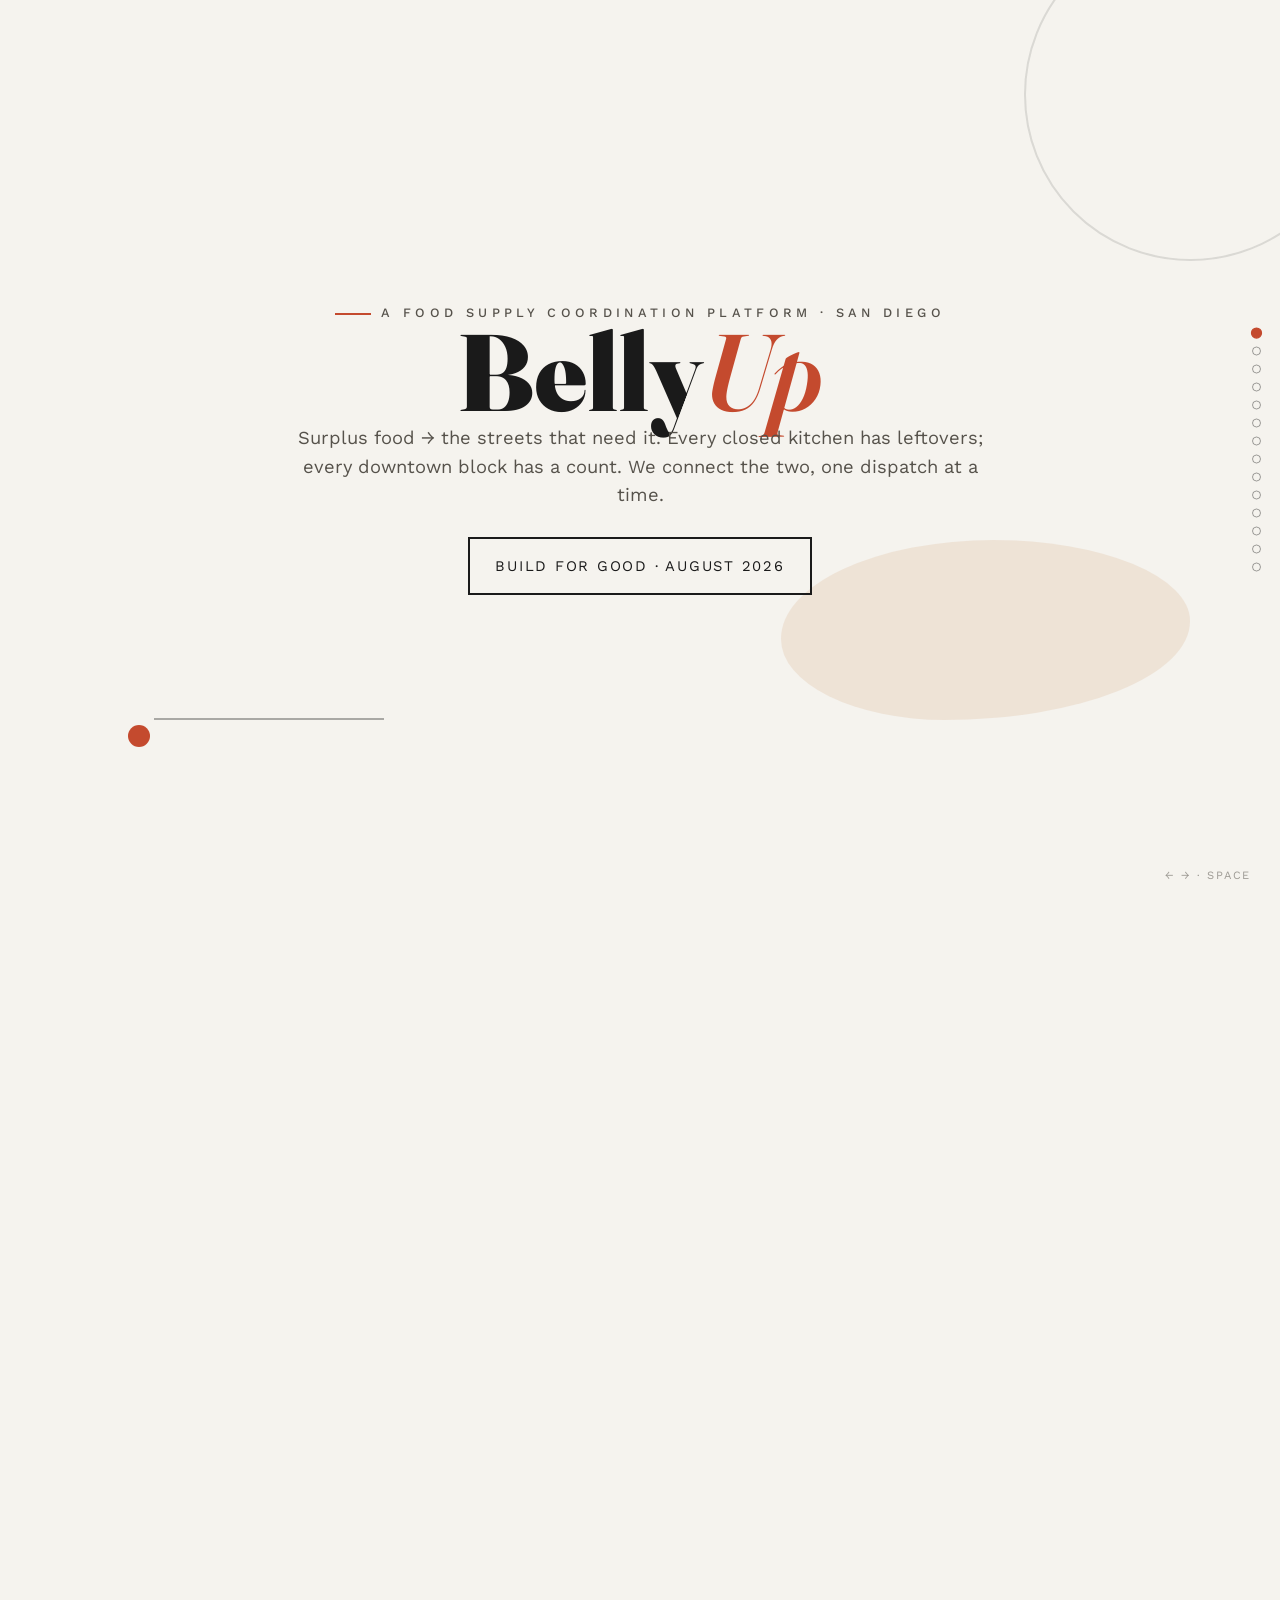
<file: bellyup-pitch.html>
<!DOCTYPE html>
<html lang="en">
<head>
<meta charset="UTF-8">
<meta name="viewport" content="width=device-width, initial-scale=1.0">
<title>BellyUp — Pitch Deck</title>
<link rel="icon" href="data:image/svg+xml,<svg xmlns=%22http://www.w3.org/2000/svg%22 viewBox=%220 0 100 100%22><text y=%22.9em%22 font-size=%2290%22>🍲</text></svg>">

<!-- Fonts: Fraunces (editorial serif display) + Work Sans (body) -->
<link href="https://fonts.googleapis.com/css2?family=Fraunces:ital,wght@0,600;0,700;0,900;1,600&family=Work+Sans:wght@400;500;600&display=swap" rel="stylesheet">

<style>
/* ===========================================
   THEME — Vintage Editorial
   Change these variables to restyle the deck
   =========================================== */
:root {
    --cream: #f5f3ee;          /* page background */
    --ink: #1a1a1a;            /* primary text */
    --sub: #56524b;            /* secondary text */
    --warm: #e8d4c0;           /* soft warm shape fill */
    --tomato: #c44a2e;         /* accent — headlines, stats, progress */
    --sage: #7c8a6e;           /* secondary accent for variety */

    --font-display: 'Fraunces', serif;
    --font-body: 'Work Sans', sans-serif;

    --ease-out-expo: cubic-bezier(0.16, 1, 0.3, 1);
    --duration-normal: 0.7s;
}

* { margin: 0; padding: 0; box-sizing: border-box; }

body {
    background: var(--cream);
    color: var(--ink);
    font-family: var(--font-body);
}

/* ===========================================
   VIEWPORT FITTING: MANDATORY BASE STYLES
   =========================================== */
html, body { height: 100%; overflow-x: hidden; }
html { scroll-snap-type: y mandatory; scroll-behavior: smooth; }

.slide {
    width: 100vw;
    height: 100vh;
    height: 100dvh;
    overflow: hidden; /* CRITICAL: prevent any overflow */
    scroll-snap-align: start;
    display: flex;
    flex-direction: column;
    position: relative;
}

.slide-content {
    flex: 1;
    display: flex;
    flex-direction: column;
    justify-content: center;
    max-height: 100%;
    overflow: hidden;
    padding: var(--slide-padding);
}

:root {
    --title-size: clamp(1.5rem, 5vw, 4rem);
    --h2-size: clamp(1.25rem, 3.5vw, 2.5rem);
    --h3-size: clamp(1rem, 2.5vw, 1.75rem);
    --body-size: clamp(0.75rem, 1.5vw, 1.125rem);
    --small-size: clamp(0.65rem, 1vw, 0.875rem);
    --slide-padding: clamp(1rem, 4vw, 4rem);
    --content-gap: clamp(0.5rem, 2vw, 2rem);
    --element-gap: clamp(0.25rem, 1vw, 1rem);
}

.card, .container, .content-box { max-width: min(90vw, 1000px); max-height: min(80vh, 700px); }
.feature-list, .bullet-list { gap: clamp(0.4rem, 1vh, 1rem); }
.feature-list li, .bullet-list li { font-size: var(--body-size); line-height: 1.4; }
.grid { display: grid; grid-template-columns: repeat(auto-fit, minmax(min(100%, 250px), 1fr)); gap: clamp(0.5rem, 1.5vw, 1rem); }
img, .image-container { max-width: 100%; max-height: min(50vh, 400px); object-fit: contain; }

@media (max-height: 700px) {
    :root {
        --slide-padding: clamp(0.75rem, 3vw, 2rem);
        --content-gap: clamp(0.4rem, 1.5vw, 1rem);
        --title-size: clamp(1.25rem, 4.5vw, 2.5rem);
        --h2-size: clamp(1rem, 3vw, 1.75rem);
    }
}
@media (max-height: 600px) {
    :root {
        --slide-padding: clamp(0.5rem, 2.5vw, 1.5rem);
        --content-gap: clamp(0.3rem, 1vw, 0.75rem);
        --title-size: clamp(1.1rem, 4vw, 2rem);
        --body-size: clamp(0.7rem, 1.2vw, 0.95rem);
    }
    .nav-dots, .keyboard-hint, .decorative { display: none; }
}
@media (max-height: 500px) {
    :root {
        --slide-padding: clamp(0.4rem, 2vw, 1rem);
        --title-size: clamp(1rem, 3.5vw, 1.5rem);
        --h2-size: clamp(0.9rem, 2.5vw, 1.25rem);
        --body-size: clamp(0.65rem, 1vw, 0.85rem);
    }
}
@media (max-width: 600px) {
    :root { --title-size: clamp(1.25rem, 7vw, 2.5rem); }
    .grid { grid-template-columns: 1fr; }
}
@media (prefers-reduced-motion: reduce) {
    *, *::before, *::after { animation-duration: 0.01ms !important; transition-duration: 0.2s !important; }
    html { scroll-behavior: auto; }
}
/* ============ end viewport base ============ */

/* ===========================================
   ANIMATIONS — reveal on slide entry
   =========================================== */
.reveal {
    opacity: 0;
    transform: translateY(28px);
    transition: opacity var(--duration-normal) var(--ease-out-expo),
                transform var(--duration-normal) var(--ease-out-expo);
}
.slide.visible .reveal { opacity: 1; transform: translateY(0); }
.slide.visible .reveal:nth-child(1) { transition-delay: 0.05s; }
.slide.visible .reveal:nth-child(2) { transition-delay: 0.15s; }
.slide.visible .reveal:nth-child(3) { transition-delay: 0.25s; }
.slide.visible .reveal:nth-child(4) { transition-delay: 0.35s; }
.slide.visible .reveal:nth-child(5) { transition-delay: 0.45s; }
.slide.visible .reveal:nth-child(6) { transition-delay: 0.55s; }

/* ===========================================
   EDITORIAL TYPOGRAPHY
   =========================================== */
.kicker {
    font-size: clamp(0.62rem, 1.3vw, 0.8rem);
    letter-spacing: 0.34em;
    text-transform: uppercase;
    color: var(--sub);
    font-weight: 500;
}
.kicker::before {
    content: "";
    display: inline-block;
    width: clamp(20px, 3vw, 36px);
    height: 2px;
    background: var(--tomato);
    vertical-align: middle;
    margin-right: 0.8em;
}
h1 {
    font-family: var(--font-display);
    font-weight: 900;
    font-size: clamp(2.8rem, 9.5vw, 6.8rem);
    line-height: 0.96;
}
h2 {
    font-family: var(--font-display);
    font-weight: 700;
    font-size: clamp(1.5rem, min(4.4vw, 6.6vh), 3.2rem);
    line-height: 1.04;
    margin: clamp(0.4rem, 1.4vh, 0.9rem) 0;
    max-width: 15em;
}
h1 em, h2 em { font-style: italic; font-weight: 600; color: var(--tomato); }
p.lede {
    font-size: clamp(0.85rem, min(1.85vw, 2.7vh), 1.15rem);
    color: var(--sub);
    line-height: 1.55;
    max-width: 38em;
}
.slide-num {
    position: absolute;
    top: clamp(1rem, 3vh, 2.2rem);
    right: clamp(1.2rem, 3.5vw, 2.6rem);
    font-family: var(--font-display);
    font-style: italic;
    font-size: clamp(0.8rem, 1.6vw, 1rem);
    color: var(--sub);
    opacity: 0.75;
}
.footer-mark {
    position: absolute;
    bottom: clamp(0.9rem, 2.6vh, 1.8rem);
    left: clamp(1.2rem, 3.5vw, 2.6rem);
    font-size: clamp(0.58rem, 1.1vw, 0.72rem);
    letter-spacing: 0.22em;
    text-transform: uppercase;
    color: var(--sub);
    opacity: 0.65;
}

/* ===========================================
   GEOMETRIC SHAPE MOTIF (abstract CSS only)
   =========================================== */
.shape { position: absolute; pointer-events: none; }
.ring {
    border: 2px solid var(--ink);
    border-radius: 50%;
    opacity: 0.12;
    animation: drift 10s ease-in-out infinite alternate;
}
.blob {
    background: var(--warm);
    border-radius: 52% 48% 60% 40% / 55% 45% 55% 45%;
    opacity: 0.5;
    animation: drift 12s ease-in-out infinite alternate-reverse;
}
.dot-accent { background: var(--tomato); border-radius: 50%; }
@keyframes drift { to { transform: translateY(-16px) rotate(3deg); } }

/* ===========================================
   COMPONENTS
   =========================================== */
/* Big hero statistic */
.hero-stat {
    font-family: var(--font-display);
    font-weight: 900;
    font-size: clamp(3.2rem, min(15vw, 21vh), 10.5rem);
    line-height: 0.9;
    color: var(--tomato);
}
/* Bordered editorial box */
.ed-box {
    border: 2px solid var(--ink);
    padding: clamp(0.7rem, 2vh, 1.3rem) clamp(0.9rem, 2.4vw, 1.6rem);
    max-width: min(88vw, 46em);
}
/* Stat card row */
.stat-row {
    display: grid;
    grid-template-columns: repeat(auto-fit, minmax(min(100%, 150px), 1fr));
    gap: clamp(0.6rem, 1.6vw, 1.2rem);
    max-width: min(90vw, 900px);
}
.stat-card {
    border-top: 3px solid var(--tomato);
    padding-top: clamp(0.4rem, 1.2vh, 0.8rem);
}
.stat-card .v {
    font-family: var(--font-display);
    font-weight: 900;
    font-size: clamp(1.5rem, min(4.2vw, 5.6vh), 3rem);
    line-height: 1;
}
.stat-card .k {
    font-size: clamp(0.6rem, min(1.2vw, 1.75vh), 0.8rem);
    color: var(--sub);
    margin-top: 0.4em;
    line-height: 1.4;
}
/* Numbered step flow */
.steps { display: grid; grid-template-columns: repeat(auto-fit, minmax(min(100%, 220px), 1fr)); gap: clamp(0.8rem, 2vw, 1.6rem); max-width: min(90vw, 980px); }
.step .n {
    font-family: var(--font-display);
    font-style: italic;
    font-weight: 600;
    font-size: clamp(1.4rem, min(3.8vw, 5vh), 2.6rem);
    color: var(--tomato);
}
.step h3 { font-family: var(--font-display); font-weight: 700; font-size: clamp(0.9rem, min(2vw, 2.7vh), 1.25rem); margin: 0.25em 0; }
.step p { font-size: clamp(0.7rem, min(1.4vw, 2vh), 0.92rem); color: var(--sub); line-height: 1.5; }
/* Editorial bullet list */
.ed-list { list-style: none; max-width: min(88vw, 40em); display: flex; flex-direction: column; }
.ed-list li {
    padding-left: 1.6em;
    position: relative;
    font-size: clamp(0.8rem, min(1.65vw, 2.4vh), 1.08rem);
    line-height: 1.5;
    color: var(--ink);
}
.ed-list li::before {
    content: "";
    position: absolute;
    left: 0; top: 0.55em;
    width: 0.55em; height: 0.55em;
    border-radius: 50%;
    background: var(--tomato);
}
.ed-list li b { font-weight: 600; }
.ed-list li .muted { color: var(--sub); }
/* Two-column compare */
.compare { display: grid; grid-template-columns: repeat(auto-fit, minmax(min(100%, 280px), 1fr)); gap: clamp(0.8rem, 2vw, 1.5rem); max-width: min(90vw, 940px); }
.compare .col { border: 2px solid var(--ink); padding: clamp(0.8rem, 2.2vh, 1.4rem) clamp(0.9rem, 2.2vw, 1.5rem); }
.compare .col.alt { background: var(--warm); border-color: transparent; }
.compare h3 { font-family: var(--font-display); font-weight: 700; font-size: clamp(1.05rem, 2.4vw, 1.55rem); }
.compare .cap { font-family: var(--font-display); font-style: italic; color: var(--tomato); font-size: clamp(0.85rem, 1.8vw, 1.15rem); margin: 0.15em 0 0.5em; }
.compare p { font-size: clamp(0.72rem, min(1.45vw, 2.1vh), 0.95rem); color: var(--sub); line-height: 1.55; }
/* Formula display */
.formula {
    font-family: 'Fraunces', serif;
    font-size: clamp(1rem, 2.6vw, 1.7rem);
    line-height: 1.7;
}
.formula .var { font-style: italic; }
.formula .op { color: var(--tomato); font-weight: 700; }
.fine {
    font-size: clamp(0.6rem, 1.15vw, 0.8rem);
    color: var(--sub);
    line-height: 1.6;
    max-width: min(88vw, 46em);
}
/* Receipt mock */
.receipt-mock {
    background: #fffdf8;
    border: 1px solid rgba(26,26,26,0.25);
    box-shadow: 0 10px 30px rgba(26,26,26,0.12);
    padding: clamp(0.8rem, 2.2vh, 1.4rem) clamp(1rem, 2.4vw, 1.7rem);
    max-width: min(86vw, 30em);
    font-family: 'Work Sans', sans-serif;
    transform: rotate(-1.2deg);
}
.receipt-mock .rid { font-size: clamp(0.6rem, 1.2vw, 0.78rem); letter-spacing: 0.14em; color: var(--sub); }
.receipt-mock .rrow {
    display: flex; justify-content: space-between; gap: 1.5em;
    font-size: clamp(0.72rem, 1.5vw, 0.95rem);
    padding: 0.32em 0;
    border-bottom: 1px dashed rgba(26,26,26,0.25);
}
.receipt-mock .rrow:last-child { border-bottom: none; font-weight: 600; }
.receipt-mock .rrow .val { font-variant-numeric: tabular-nums; }
.receipt-mock .rrow .val.good { color: var(--sage); font-weight: 600; }

/* ===========================================
   NAVIGATION CHROME
   =========================================== */
.progress-bar {
    position: fixed; top: 0; left: 0;
    height: 4px; width: 0;
    background: var(--tomato);
    z-index: 5000;
    transition: width 0.2s ease;
}
.nav-dots {
    position: fixed;
    right: clamp(0.6rem, 1.6vw, 1.2rem);
    top: 50%;
    transform: translateY(-50%);
    display: flex; flex-direction: column;
    gap: clamp(0.35rem, 1vh, 0.6rem);
    z-index: 5000;
}
.nav-dots button {
    width: 9px; height: 9px;
    border-radius: 50%;
    border: 1.5px solid var(--ink);
    background: transparent;
    cursor: pointer;
    opacity: 0.4;
    transition: opacity 0.2s, background 0.2s, transform 0.2s;
    padding: 0;
}
.nav-dots button.active { background: var(--tomato); border-color: var(--tomato); opacity: 1; transform: scale(1.25); }
.keyboard-hint {
    position: fixed;
    bottom: clamp(0.7rem, 2vh, 1.2rem);
    right: clamp(1rem, 2.5vw, 1.8rem);
    font-size: clamp(0.55rem, 1vw, 0.7rem);
    letter-spacing: 0.16em;
    text-transform: uppercase;
    color: var(--sub);
    opacity: 0.55;
    z-index: 5000;
}

/* ===========================================
   INLINE EDITING (toggle: hover top-left or E)
   =========================================== */
.edit-hotzone {
    position: fixed; top: 0; left: 0;
    width: 80px; height: 80px;
    z-index: 10000;
    cursor: pointer;
}
.edit-toggle {
    position: fixed; top: 14px; left: 14px;
    width: 44px; height: 44px;
    border-radius: 50%;
    border: 2px solid var(--ink);
    background: var(--cream);
    font-size: 18px;
    opacity: 0;
    pointer-events: none;
    transition: opacity 0.3s ease;
    z-index: 10001;
    cursor: pointer;
}
.edit-toggle.show, .edit-toggle.active { opacity: 1; pointer-events: auto; }
.edit-toggle.active { background: var(--tomato); border-color: var(--tomato); }
body.editing [contenteditable="true"]:hover { outline: 2px dashed var(--tomato); outline-offset: 3px; }
body.editing [contenteditable="true"]:focus { outline: 2px solid var(--tomato); outline-offset: 3px; }
.edit-badge {
    position: fixed; top: 22px; left: 68px;
    background: var(--tomato); color: var(--cream);
    font-size: 11px; letter-spacing: 0.14em; text-transform: uppercase;
    padding: 6px 12px; border-radius: 99px;
    display: none;
    z-index: 10001;
}
body.editing .edit-badge { display: block; }
</style>
</head>
<body>

<div class="progress-bar"></div>
<nav class="nav-dots" aria-label="Slide navigation"></nav>
<div class="keyboard-hint decorative">← → · space</div>

<!-- Inline editing chrome -->
<div class="edit-hotzone" title="Edit mode"></div>
<button class="edit-toggle" id="editToggle" title="Edit mode (E) · Ctrl+S saves">✏️</button>
<div class="edit-badge">Editing — click text · Ctrl+S to save</div>

<!-- ============================================================
     SLIDE 01 — TITLE
     ============================================================ -->
<section class="slide" style="align-items:center; justify-content:center;">
    <div class="shape ring decorative" style="width:clamp(180px,26vw,340px);height:clamp(180px,26vw,340px);top:-8%;right:-6%;"></div>
    <div class="shape blob decorative" style="width:clamp(220px,32vw,420px);height:clamp(140px,20vh,240px);top:60%;right:7%;"></div>
    <div class="shape dot-accent decorative" style="width:clamp(14px,2vw,22px);height:clamp(14px,2vw,22px);bottom:17%;left:10%;"></div>
    <div class="shape decorative" style="width:clamp(120px,18vw,240px);height:2px;background:var(--ink);opacity:.35;bottom:20%;left:12%;"></div>
    <div class="slide-content" style="align-items:center;text-align:center;">
        <div class="kicker reveal">A food supply coordination platform · San Diego</div>
        <h1 class="reveal">Belly<em>Up</em></h1>
        <p class="lede reveal" style="margin:0 auto;">Surplus food &rarr; the streets that need it.
            Every closed kitchen has leftovers; every downtown block has a count.
            We connect the two, one dispatch at a time.</p>
        <div class="ed-box reveal" style="margin-top:clamp(1rem,3vh,2rem);font-size:clamp(0.72rem,1.5vw,0.92rem);letter-spacing:0.12em;text-transform:uppercase;">
            Build For Good · August 2026</div>
    </div>
</section>

<!-- ============================================================
     SLIDE 02 — THE WASTE
     ============================================================ -->
<section class="slide">
    <div class="slide-num">02 / 14</div>
    <div class="shape ring decorative" style="width:clamp(160px,22vw,300px);height:clamp(160px,22vw,300px);bottom:-12%;left:-6%;"></div>
    <div class="slide-content">
        <div class="kicker reveal">The waste</div>
        <div class="hero-stat reveal">30–40%</div>
        <h2 class="reveal">of the US food supply is simply <em>thrown away.</em></h2>
        <p class="lede reveal">That's 400 pounds per person, every year — and a lot of it
            leaves restaurant kitchens still warm, the same evening someone a few blocks
            over goes to sleep hungry.</p>
    </div>
    <div class="footer-mark">BellyUp · surplus → streets</div>
</section>

<!-- ============================================================
     SLIDE 03 — THE NEED (ACCESS IS A SCHEDULE PROBLEM)
     ============================================================ -->
<section class="slide">
    <div class="slide-num">03 / 14</div>
    <div class="shape blob decorative" style="width:clamp(200px,28vw,380px);height:clamp(130px,18vh,220px);top:-6%;right:-4%;"></div>
    <div class="slide-content">
        <div class="kicker reveal">The need</div>
        <h2 class="reveal">Being <em>near</em> food isn't the same as being <em>fed.</em></h2>
        <div class="stat-row reveal" style="margin:clamp(0.6rem,2vh,1.4rem) 0;">
            <div class="stat-card"><div class="v">57%</div><div class="k">of downtown need is "covered" — if you count any scheduled distribution nearby</div></div>
            <div class="stat-card"><div class="v">32%</div><div class="k">is what's left when you require food available 5+ days a week</div></div>
            <div class="stat-card"><div class="v">243</div><div class="k">person-equivalents have food access only monthly — or less</div></div>
        </div>
        <div class="ed-box reveal" style="font-size:clamp(0.78rem,1.6vw,1.02rem);line-height:1.55;">
            <b>9th &amp; E, East Village.</b> 29.8 people counted, non-zero on all twelve street counts.
            The nearest pantry is 279 meters away — and it opens on the <em style="font-family:var(--font-display);color:var(--tomato);">third Friday of each month.</em>
        </div>
    </div>
    <div class="footer-mark">Source: DSDP street counts · SD Food Bank EFAP roster</div>
</section>

<!-- ============================================================
     SLIDE 04 — THE GAP
     ============================================================ -->
<section class="slide">
    <div class="slide-num">04 / 14</div>
    <div class="shape dot-accent decorative" style="width:clamp(12px,1.8vw,20px);height:clamp(12px,1.8vw,20px);top:16%;right:14%;"></div>
    <div class="shape ring decorative" style="width:clamp(120px,16vw,220px);height:clamp(120px,16vw,220px);top:10%;right:8%;"></div>
    <div class="slide-content">
        <div class="kicker reveal">The gap</div>
        <h2 class="reveal">Food recovery serves Costco.<br>Not the <em>corner kitchen.</em></h2>
        <ul class="ed-list reveal" style="margin-top:clamp(0.5rem,1.8vh,1.1rem);">
            <li><b>Big-box programs exist</b> — mega-supermarkets have pickup contracts and compliance teams.</li>
            <li><b>Small restaurants already give</b> — informally, untracked, unreceipted. <span class="muted">No paper trail means no tax deduction, and no reason to keep going.</span></li>
            <li><b>The long tail is expensive</b> — many small pickups across many locations is exactly the routing problem nonprofits can't afford to solve by hand.</li>
        </ul>
    </div>
    <div class="footer-mark">BellyUp · surplus → streets</div>
</section>

<!-- ============================================================
     SLIDE 05 — THE IDEA
     ============================================================ -->
<section class="slide">
    <div class="slide-num">05 / 14</div>
    <div class="shape blob decorative" style="width:clamp(180px,26vw,360px);height:clamp(120px,17vh,210px);bottom:-8%;right:10%;"></div>
    <div class="slide-content">
        <div class="kicker reveal">The idea</div>
        <h2 class="reveal">Report the surplus.<br><em>We dispatch the rest.</em></h2>
        <div class="steps reveal" style="margin-top:clamp(0.8rem,2.5vh,1.6rem);">
            <div class="step">
                <div class="n">01.</div>
                <h3>A kitchen closes</h3>
                <p>The restaurant reports its end-of-day surplus in thirty seconds — pounds, type, pickup window. Voluntary, frictionless.</p>
            </div>
            <div class="step">
                <div class="n">02.</div>
                <h3>The engine scores</h3>
                <p>Every collector &times; hotspot pair is evaluated by a reward-cost function — over a thousand combinations, in milliseconds.</p>
            </div>
            <div class="step">
                <div class="n">03.</div>
                <h3>Food meets need</h3>
                <p>The best agency truck or pantry van picks up and serves the block where the need is real, measured, and unmet tonight.</p>
            </div>
        </div>
    </div>
    <div class="footer-mark">BellyUp · surplus → streets</div>
</section>

<!-- ============================================================
     SLIDE 06 — THE DATA
     ============================================================ -->
<section class="slide">
    <div class="slide-num">06 / 14</div>
    <div class="shape ring decorative" style="width:clamp(150px,20vw,280px);height:clamp(150px,20vw,280px);bottom:-10%;right:-5%;"></div>
    <div class="slide-content">
        <div class="kicker reveal">The data</div>
        <h2 class="reveal">Built on <em>street-level</em> truth.</h2>
        <div class="stat-row reveal" style="margin:clamp(0.7rem,2.2vh,1.5rem) 0;">
            <div class="stat-card"><div class="v">382</div><div class="k">downtown blocks with monthly street counts — need measured in person-equivalents</div></div>
            <div class="stat-card"><div class="v">31</div><div class="k">food businesses with surplus potential — groceries, hotels, venues, hospitals</div></div>
            <div class="stat-card"><div class="v">5</div><div class="k">recovery agencies that collect and redistribute across the county</div></div>
            <div class="stat-card"><div class="v">15</div><div class="k">pantry sites with real schedules — daily hot meals to third-Friday boxes</div></div>
        </div>
        <p class="fine reveal">Provenance discipline: the need figures come from organizer street counts and are
            never blended with external data — supply layers sit beside them, joined only by block.</p>
    </div>
    <div class="footer-mark">Source: DSDP organizer bundle · CalRecycle · City of SD recovery directory</div>
</section>

<!-- ============================================================
     SLIDE 07 — THE ENGINE
     ============================================================ -->
<section class="slide">
    <div class="slide-num">07 / 14</div>
    <div class="shape dot-accent decorative" style="width:clamp(12px,1.8vw,20px);height:clamp(12px,1.8vw,20px);bottom:22%;right:12%;"></div>
    <div class="shape decorative" style="width:clamp(100px,15vw,200px);height:2px;background:var(--ink);opacity:.35;bottom:25%;right:8%;"></div>
    <div class="slide-content">
        <div class="kicker reveal">The engine</div>
        <h2 class="reveal">One <em>honest</em> equation.</h2>
        <div class="ed-box reveal" style="margin:clamp(0.6rem,2vh,1.2rem) 0;">
            <div class="formula">
                <span class="var">net</span> <span class="op">=</span> <span class="var">reward</span> <span class="op">−</span> <span class="var">cost</span><br>
                <span style="font-size:0.72em;"><span class="var">reward</span> <span class="op">=</span> meals served × $/meal × access boost <span class="op">+</span> overflow × ½</span><br>
                <span style="font-size:0.72em;"><span class="var">cost</span> <span class="op">=</span> minutes × $17.75/hr <span class="op">+</span> miles × $0.76/mi</span>
            </div>
        </div>
        <p class="fine reveal">Every constant is sourced, not invented: San Diego minimum wage (2026) · IRS standard
            mileage rate (2026) · Feeding America's 1.2 lb-per-meal conversion. Change a constant, change the policy —
            the model is an argument you can audit.</p>
    </div>
    <div class="footer-mark">BellyUp · surplus → streets</div>
</section>

<!-- ============================================================
     SLIDE 08 — THE FLEET
     ============================================================ -->
<section class="slide">
    <div class="slide-num">08 / 14</div>
    <div class="shape blob decorative" style="width:clamp(180px,25vw,340px);height:clamp(110px,16vh,200px);top:-7%;left:-5%;"></div>
    <div class="slide-content">
        <div class="kicker reveal">The fleet</div>
        <h2 class="reveal">Trucks take the bulk.<br>Vans take the <em>long tail.</em></h2>
        <div class="compare reveal" style="margin-top:clamp(0.7rem,2.2vh,1.4rem);">
            <div class="col">
                <h3>Agency box truck</h3>
                <div class="cap">2,000 lb capacity</div>
                <p>Wins the 300-pound grocery loads a van can't carry. Overflow beyond a block's
                    need rides back to the pantry network — nothing is wasted twice.</p>
            </div>
            <div class="col alt">
                <h3>Mobile pantry van</h3>
                <div class="cap">150 lb · schedule-gated</div>
                <p>Dispatches only when its site is staffed tonight. Wins the 50-pound hotel
                    trays next door — the long tail big logistics can't afford to chase.</p>
            </div>
        </div>
        <p class="fine reveal" style="margin-top:clamp(0.5rem,1.6vh,1rem);">Prepared food routes only to
            collectors equipped for it — hot-meal programs like Father Joe's, not dry-goods pantries.</p>
    </div>
    <div class="footer-mark">BellyUp · surplus → streets</div>
</section>

<!-- ============================================================
     SLIDE 09 — FAIRNESS
     ============================================================ -->
<section class="slide">
    <div class="slide-num">09 / 14</div>
    <div class="shape ring decorative" style="width:clamp(140px,19vw,260px);height:clamp(140px,19vw,260px);top:12%;right:-6%;"></div>
    <div class="slide-content">
        <div class="kicker reveal">Fairness, engineered</div>
        <h2 class="reveal">No block gets ten dinners<br>while the next gets <em>none.</em></h2>
        <ul class="ed-list reveal" style="margin-top:clamp(0.6rem,2vh,1.2rem);">
            <li><b>Serving limits</b> — two deliveries per hotspot per night, hard cap. A block whose need is met leaves the candidate pool entirely.</li>
            <li><b>Remaining-need scoring</b> — a half-served block only earns reward on what's still unmet.</li>
            <li><b>Access-gap boost</b> — up to +50% reward for blocks whose only food access is a monthly pantry. Scarcity is weighted, not just proximity.</li>
        </ul>
    </div>
    <div class="footer-mark">BellyUp · surplus → streets</div>
</section>

<!-- ============================================================
     SLIDE 10 — THE DEMO
     ============================================================ -->
<section class="slide">
    <div class="slide-num">10 / 14</div>
    <div class="shape dot-accent decorative" style="width:clamp(14px,2vw,22px);height:clamp(14px,2vw,22px);top:18%;left:8%;"></div>
    <div class="slide-content">
        <div class="kicker reveal">The demo — live</div>
        <h2 class="reveal">Watch a dispatch <em>happen.</em></h2>
        <ul class="ed-list reveal" style="margin-top:clamp(0.6rem,2vh,1.2rem);">
            <li><b>A living map</b> — 207 hotspot blocks sized by measured need, 31 suppliers, every agency and pantry site.</li>
            <li><b>Click a surplus report</b> — the engine triangulates 1,288 collector–hotspot pairs before your eyes, then locks the route.</li>
            <li><b>A full dispatch card</b> — people fed, route miles, deployment cost to the cent, and the runners-up it beat.</li>
        </ul>
        <div class="ed-box reveal" style="margin-top:clamp(0.8rem,2.4vh,1.5rem);font-size:clamp(0.72rem,1.5vw,0.92rem);letter-spacing:0.12em;text-transform:uppercase;">
            → Switch to the live demo now</div>
    </div>
    <div class="footer-mark">BellyUp · surplus → streets</div>
</section>

<!-- ============================================================
     SLIDE 11 — THE RECEIPT
     ============================================================ -->
<section class="slide">
    <div class="slide-num">11 / 14</div>
    <div class="shape blob decorative" style="width:clamp(200px,28vw,380px);height:clamp(130px,18vh,220px);bottom:-9%;left:-6%;"></div>
    <div class="slide-content" style="flex-direction:row;align-items:center;gap:clamp(1rem,4vw,3rem);flex-wrap:wrap;">
        <div style="flex:1;min-width:min(88vw,320px);">
            <div class="kicker reveal">The receipt</div>
            <h2 class="reveal">Every donation leaves a <em>paper trail.</em></h2>
            <p class="lede reveal">Confirming a dispatch logs a receipt. The ledger totals each donor's
                pounds and estimated fair market value toward an IRC &sect;170(e)(3) enhanced
                deduction — the tax credit big chains take for granted, finally within reach
                of the corner kitchen.</p>
        </div>
        <div class="receipt-mock reveal" style="flex-shrink:0;">
            <div class="rid">RECEIPT · BU-20260820-T01</div>
            <div class="rrow"><span>Donor</span><span class="val">Scripps Mercy Hospital</span></div>
            <div class="rrow"><span>Collected by</span><span class="val">St. Paul's Cathedral van</span></div>
            <div class="rrow"><span>Served at</span><span class="val">17th St &amp; K St</span></div>
            <div class="rrow"><span>Donated</span><span class="val">129 lbs · 75 people fed</span></div>
            <div class="rrow"><span>Est. deductible FMV</span><span class="val good">$230.91</span></div>
        </div>
    </div>
    <div class="footer-mark">FMV estimated at $1.79/lb — donors should consult a tax professional</div>
</section>

<!-- ============================================================
     SLIDE 12 — ONE NIGHT
     ============================================================ -->
<section class="slide">
    <div class="slide-num">12 / 14</div>
    <div class="shape ring decorative" style="width:clamp(170px,24vw,320px);height:clamp(170px,24vw,320px);bottom:-14%;right:-7%;"></div>
    <div class="slide-content">
        <div class="kicker reveal">One night, measured</div>
        <div class="hero-stat reveal" style="font-size:clamp(2.6rem,min(11vw,17vh),7rem);">22&cent;</div>
        <h2 class="reveal">per person fed, on a real dispatch.</h2>
        <div class="stat-row reveal" style="margin-top:clamp(0.6rem,2vh,1.3rem);">
            <div class="stat-card"><div class="v">2,093</div><div class="k">pounds reported by 14 businesses in one evening</div></div>
            <div class="stat-card"><div class="v">~1,744</div><div class="k">potential meals from a single night's surplus</div></div>
            <div class="stat-card"><div class="v">$16.53</div><div class="k">deployment cost to feed 75 people at the highest-need block</div></div>
        </div>
    </div>
    <div class="footer-mark">BellyUp · surplus → streets</div>
</section>

<!-- ============================================================
     SLIDE 13 — WHAT'S NEXT
     ============================================================ -->
<section class="slide">
    <div class="slide-num">13 / 14</div>
    <div class="shape dot-accent decorative" style="width:clamp(12px,1.8vw,20px);height:clamp(12px,1.8vw,20px);bottom:20%;right:16%;"></div>
    <div class="shape decorative" style="width:clamp(100px,15vw,200px);height:2px;background:var(--ink);opacity:.35;bottom:23%;right:10%;"></div>
    <div class="slide-content">
        <div class="kicker reveal">What's next</div>
        <h2 class="reveal">From demo night to <em>every</em> night.</h2>
        <ul class="ed-list reveal" style="margin-top:clamp(0.6rem,2vh,1.2rem);">
            <li><b>A thirty-second reporting app</b> — photo, pounds, pickup window; done before the lights go off.</li>
            <li><b>Multi-trip van routing</b> — let the pantry next door make two runs instead of ceding to a truck across town.</li>
            <li><b>Live rosters</b> — real-time pantry schedules and agency capacity, refreshed from the sources we already cite.</li>
            <li><b>A pilot</b> — with the partners already in our data: Feeding San Diego, Father Joe's Villages, the SD Food Bank.</li>
        </ul>
    </div>
    <div class="footer-mark">BellyUp · surplus → streets</div>
</section>

<!-- ============================================================
     SLIDE 14 — CLOSING
     ============================================================ -->
<section class="slide" style="align-items:center;justify-content:center;">
    <div class="shape ring decorative" style="width:clamp(200px,30vw,400px);height:clamp(200px,30vw,400px);top:-12%;left:-8%;"></div>
    <div class="shape blob decorative" style="width:clamp(220px,32vw,420px);height:clamp(140px,20vh,240px);bottom:-8%;right:-4%;"></div>
    <div class="shape dot-accent decorative" style="width:clamp(14px,2vw,22px);height:clamp(14px,2vw,22px);top:22%;right:14%;"></div>
    <div class="slide-content" style="align-items:center;text-align:center;">
        <h2 class="reveal" style="font-size:clamp(1.8rem,min(6vw,9vh),4rem);max-width:12em;">Full kitchens. Hungry streets.<br><em>One dispatch apart.</em></h2>
        <p class="lede reveal" style="margin:clamp(0.8rem,2.5vh,1.6rem) auto 0;">BellyUp — surplus food, delivered where the need is measured.</p>
        <div class="ed-box reveal" style="margin-top:clamp(1rem,3vh,2rem);font-size:clamp(0.72rem,1.5vw,0.92rem);letter-spacing:0.12em;text-transform:uppercase;">
            Thank you · Build For Good 2026</div>
    </div>
</section>

<script>
/* ===========================================
   SLIDE PRESENTATION CONTROLLER
   Keyboard nav, progress bar, nav dots,
   scroll-triggered reveals.
   =========================================== */
class SlidePresentation {
    constructor() {
        this.slides = [...document.querySelectorAll('.slide')];
        this.current = 0;
        this.setupIntersectionObserver();
        this.setupKeyboardNav();
        this.setupProgressBar();
        this.setupNavDots();
    }

    /* Add .visible when a slide enters the viewport — triggers .reveal CSS */
    setupIntersectionObserver() {
        const obs = new IntersectionObserver(entries => {
            entries.forEach(e => {
                if (e.isIntersecting) {
                    e.target.classList.add('visible');
                    this.current = this.slides.indexOf(e.target);
                    this.updateDots();
                }
            });
        }, { threshold: 0.55 });
        this.slides.forEach(s => obs.observe(s));
    }

    goTo(i) {
        const idx = Math.max(0, Math.min(this.slides.length - 1, i));
        this.slides[idx].scrollIntoView({ behavior: 'smooth' });
    }

    setupKeyboardNav() {
        document.addEventListener('keydown', e => {
            if (e.target.getAttribute && e.target.getAttribute('contenteditable')) return; // don't hijack editing
            if (['ArrowDown', 'ArrowRight', ' ', 'PageDown'].includes(e.key)) { e.preventDefault(); this.goTo(this.current + 1); }
            if (['ArrowUp', 'ArrowLeft', 'PageUp'].includes(e.key)) { e.preventDefault(); this.goTo(this.current - 1); }
            if (e.key === 'Home') { e.preventDefault(); this.goTo(0); }
            if (e.key === 'End') { e.preventDefault(); this.goTo(this.slides.length - 1); }
        });
    }

    setupProgressBar() {
        const bar = document.querySelector('.progress-bar');
        document.addEventListener('scroll', () => {
            const max = document.documentElement.scrollHeight - innerHeight;
            bar.style.width = (max > 0 ? (scrollY / max) * 100 : 0) + '%';
        }, { passive: true });
    }

    setupNavDots() {
        const nav = document.querySelector('.nav-dots');
        this.dots = this.slides.map((s, i) => {
            const b = document.createElement('button');
            b.setAttribute('aria-label', 'Go to slide ' + (i + 1));
            b.addEventListener('click', () => this.goTo(i));
            nav.appendChild(b);
            return b;
        });
        this.updateDots();
    }

    updateDots() {
        if (!this.dots) return;
        this.dots.forEach((d, i) => d.classList.toggle('active', i === this.current));
    }
}
const deck = new SlidePresentation();

/* ===========================================
   INLINE EDITOR (opt-in feature)
   Hover top-left corner or press E to toggle.
   Edits auto-save to localStorage; Ctrl+S
   downloads the edited HTML file.
   =========================================== */
class InlineEditor {
    constructor() {
        this.isActive = false;
        this.storeKey = 'bellyup-deck-edits';
        this.editableSelector =
            '.slide h1, .slide h2, .slide h3, .slide p, .slide li, .slide .kicker, ' +
            '.slide .hero-stat, .slide .ed-box, .slide .stat-card .v, .slide .stat-card .k, ' +
            '.slide .step .n, .slide .cap, .slide .rid, .slide .rrow span, .slide .footer-mark, .slide .formula';
        this.restore();
    }

    toggleEditMode() {
        this.isActive = !this.isActive;
        document.body.classList.toggle('editing', this.isActive);
        document.getElementById('editToggle').classList.toggle('active', this.isActive);
        document.querySelectorAll(this.editableSelector).forEach(el => {
            if (this.isActive) el.setAttribute('contenteditable', 'true');
            else el.removeAttribute('contenteditable');
        });
        if (!this.isActive) this.persist();
    }

    /* Save each slide's innerHTML to localStorage (auto on blur + toggle-off) */
    persist() {
        try {
            const data = [...document.querySelectorAll('.slide')].map(s => s.innerHTML);
            localStorage.setItem(this.storeKey, JSON.stringify(data));
        } catch (e) { /* storage unavailable — edits stay in-page only */ }
    }

    restore() {
        try {
            const data = JSON.parse(localStorage.getItem(this.storeKey) || 'null');
            if (!data) return;
            const slides = document.querySelectorAll('.slide');
            if (data.length !== slides.length) return; // deck changed — ignore stale edits
            slides.forEach((s, i) => { s.innerHTML = data[i]; });
        } catch (e) { /* ignore corrupt saves */ }
    }

    /* Ctrl+S: download the current document as an HTML file */
    exportFile() {
        this.persist();
        const clone = document.documentElement.cloneNode(true);
        clone.querySelectorAll('[contenteditable]').forEach(el => el.removeAttribute('contenteditable'));
        clone.querySelector('body').classList.remove('editing');
        const blob = new Blob(['<!DOCTYPE html>\n' + clone.outerHTML], { type: 'text/html' });
        const a = document.createElement('a');
        a.href = URL.createObjectURL(blob);
        a.download = 'bellyup-pitch-edited.html';
        a.click();
        URL.revokeObjectURL(a.href);
    }
}
const editor = new InlineEditor();

/* Edit toggle interactions — JS hover with 400ms grace (CSS ~ hover breaks) */
const hotzone = document.querySelector('.edit-hotzone');
const editToggle = document.getElementById('editToggle');
let hideTimeout = null;
hotzone.addEventListener('mouseenter', () => { clearTimeout(hideTimeout); editToggle.classList.add('show'); });
hotzone.addEventListener('mouseleave', () => {
    hideTimeout = setTimeout(() => { if (!editor.isActive) editToggle.classList.remove('show'); }, 400);
});
editToggle.addEventListener('mouseenter', () => clearTimeout(hideTimeout));
editToggle.addEventListener('mouseleave', () => {
    hideTimeout = setTimeout(() => { if (!editor.isActive) editToggle.classList.remove('show'); }, 400);
});
editToggle.addEventListener('click', () => editor.toggleEditMode());
hotzone.addEventListener('click', () => editor.toggleEditMode());

document.addEventListener('keydown', e => {
    if ((e.key === 'e' || e.key === 'E') && !(e.target.getAttribute && e.target.getAttribute('contenteditable'))) {
        editor.toggleEditMode();
    }
    if ((e.metaKey || e.ctrlKey) && e.key === 's') { e.preventDefault(); editor.exportFile(); }
});
/* Auto-save while editing, on any blur */
document.addEventListener('focusout', () => { if (editor.isActive) editor.persist(); });
</script>
</body>
</html>
</file>
